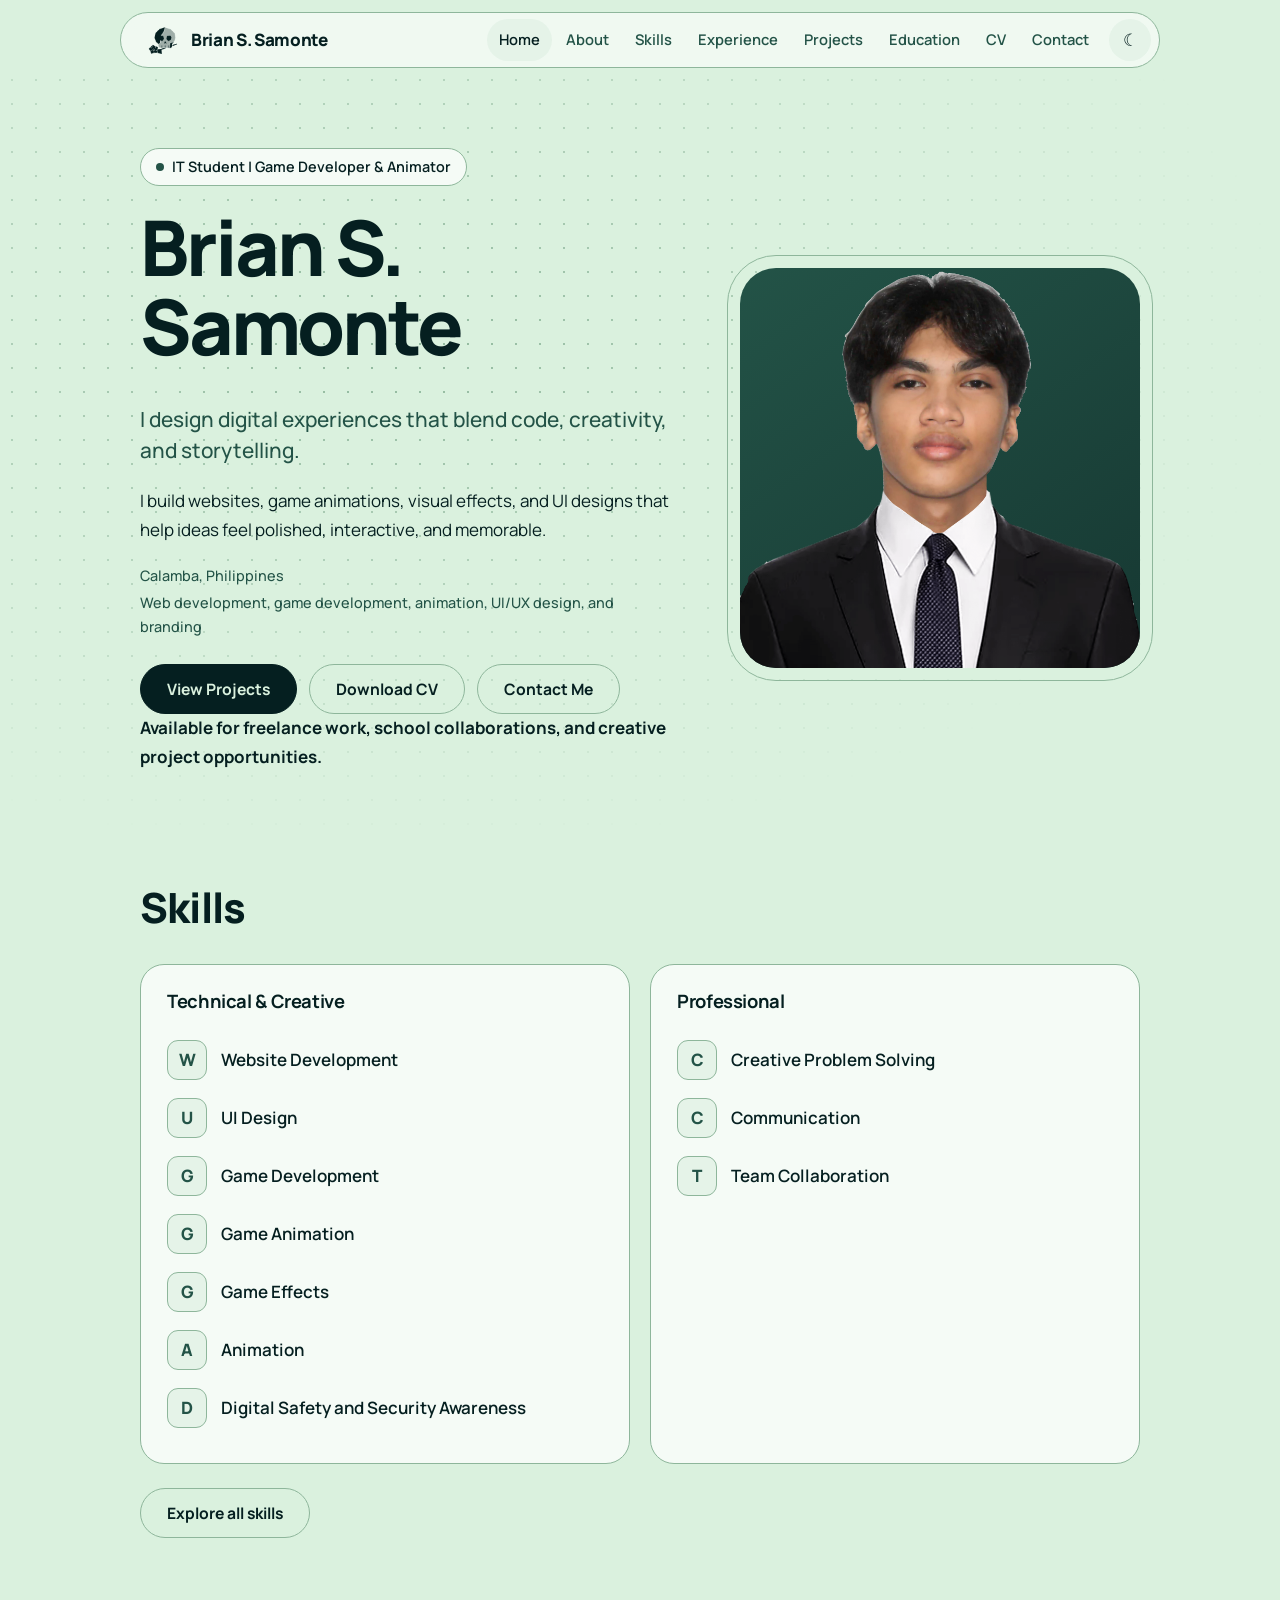
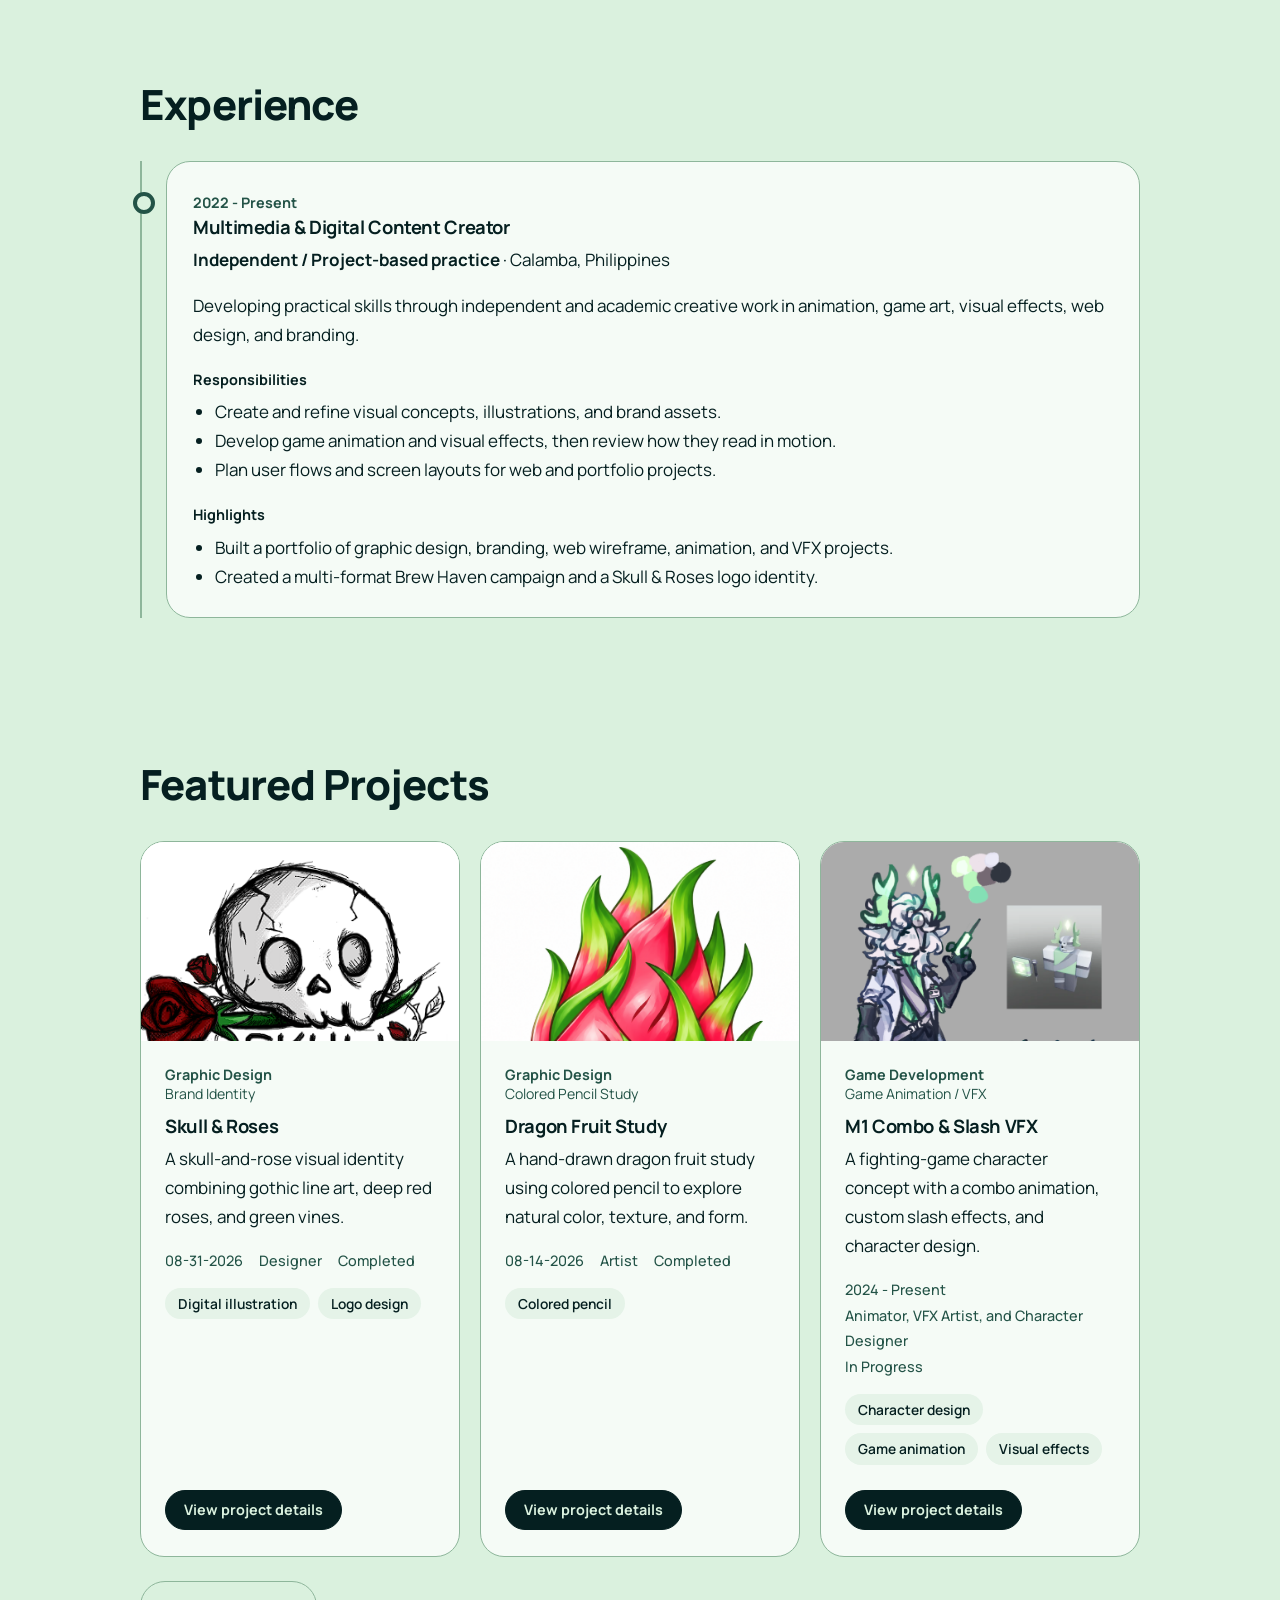
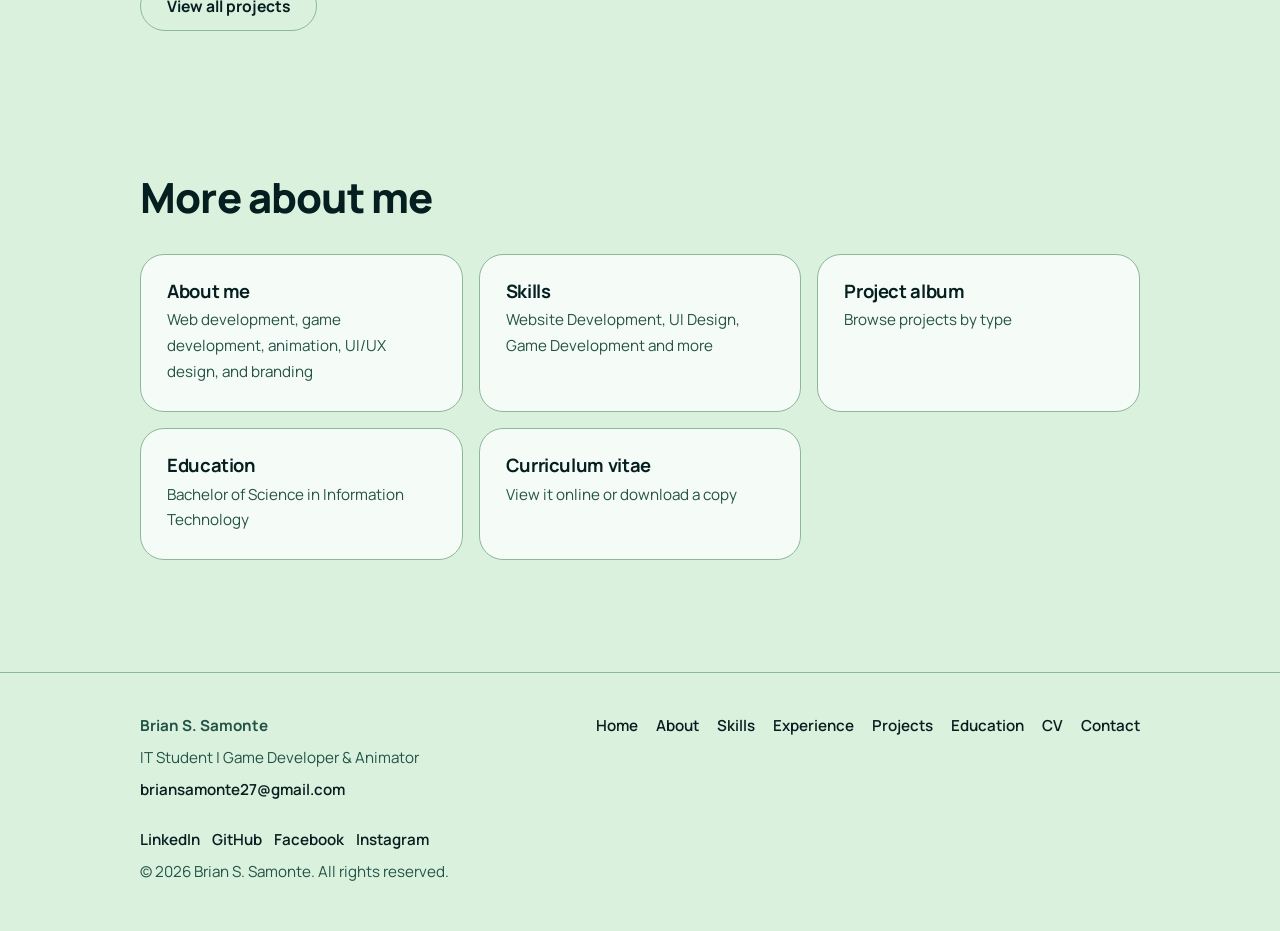
<file: portfolio/index.html>
<!DOCTYPE html>
<html lang="en">
<head>
<meta charset="utf-8">
<meta name="viewport" content="width=device-width, initial-scale=1">
<title>Brian Samonte | Developer and Animator Portfolio</title>
<meta name="description" content="Portfolio of Brian Samonte, an IT student focused on web development, game development, animation and UI design.">
<meta name="keywords" content="Brian Samonte, IT student, web development, game development, animation, visual effects, UI design, graphic design portfolio">
<meta property="og:type" content="website">
<meta property="og:title" content="Brian Samonte | Developer and Animator Portfolio">
<meta property="og:description" content="Explore Brian Samonte's skills, education and CV.">
<link rel="canonical" href="./">
<link rel="preconnect" href="https://fonts.googleapis.com">
<link rel="preconnect" href="https://fonts.gstatic.com" crossorigin>
<link href="https://fonts.googleapis.com/css2?family=Manrope:wght@400;500;600;700;800&display=swap" rel="stylesheet">
<link rel="stylesheet" href="css/style.css?v=20261114">

</head>
<body>
<a class="skip" href="#main">Skip to content</a>
<header class="nav"><div class="wrap bar">
  <a class="brand" href="#home" id="brand"></a>
  <nav id="menu" aria-label="Main menu"></nav>
  <button class="icon" id="theme" aria-label="Switch dark or light mode"></button>
  <button class="icon" id="burger" aria-label="Open menu" aria-expanded="false">&#9776;</button>
</div></header>
<main id="main">
  <div id="home-view"></div>
  <div id="page-view" class="wrap" hidden></div>
</main>
<footer><div class="wrap" id="footer"></div></footer>

<script src="js/data.js?v=20261114"></script>
<script src="js/views.js?v=20261114"></script>
<script src="js/main.js?v=20261114"></script>
</body>
</html>
</file>
<file: portfolio/css/style.css>
:root{--bg:#daf1de;--card:#f5fbf6;--soft:#e5f3e8;--ink:#051f20;--muted:#235347;--accent:#235347;--btn:#051f20;--btn-ink:#daf1de;--line:#8eb69b;color-scheme:light}
:root[data-theme=dark]{--bg:#051f20;--card:#0b2b26;--soft:#163832;--ink:#daf1de;--muted:#8eb69b;--accent:#8eb69b;--btn:#daf1de;--btn-ink:#051f20;--line:#235347;color-scheme:dark}
*{box-sizing:border-box}
html{scroll-behavior:smooth}
body{margin:0;font:17px/1.7 Manrope,system-ui,-apple-system,"Segoe UI",sans-serif;background:var(--bg);color:var(--ink);-webkit-font-smoothing:antialiased}
[hidden]{display:none!important}
.wrap{max-width:1040px;margin:0 auto;padding:0 20px}
section{padding:72px 0;scroll-margin-top:90px}
h1,h2,h3{line-height:1.1;margin:0 0 .5em;letter-spacing:-.02em}
h1{font-size:clamp(2.6rem,7.5vw,4.8rem);font-weight:800;letter-spacing:-.04em;line-height:1.02}
h2{font-size:clamp(1.9rem,4vw,2.6rem);font-weight:800;margin-bottom:.8em}
h3{font-size:1.15rem;font-weight:700}
a{color:var(--accent)}
p{margin:0 0 1em}
:focus-visible{outline:3px solid var(--accent);outline-offset:3px}
.sr{position:absolute;width:1px;height:1px;overflow:hidden;clip:rect(0 0 0 0)}
.skip{position:absolute;left:-999px}.skip:focus{left:8px;top:8px;z-index:20;background:var(--btn);color:var(--btn-ink);padding:8px 14px;border-radius:99px}
.nav{position:sticky;top:0;z-index:10;padding:12px 12px 0}
.bar{display:flex;align-items:center;gap:8px;max-width:1040px;margin:0 auto;padding:6px 8px 6px 22px;min-height:56px;border:1px solid var(--line);border-radius:99px;background:color-mix(in srgb,var(--card) 82%,transparent);backdrop-filter:blur(14px);-webkit-backdrop-filter:blur(14px)}
.brand{display:inline-flex;align-items:center;gap:10px;margin-right:auto;font-weight:800;letter-spacing:-.02em;color:var(--ink);text-decoration:none;white-space:nowrap}
.brand img{width:38px;height:38px;object-fit:contain}
#menu{display:flex;gap:2px}
#menu a{padding:8px 12px;color:var(--muted);text-decoration:none;border-radius:99px;font-size:.92rem;font-weight:600;transition:.2s}
#menu a:hover{background:var(--soft);color:var(--ink)}
.icon{width:42px;height:42px;background:var(--soft);border:0;border-radius:50%;color:var(--ink);font-size:1.05rem;cursor:pointer}
#burger{display:none}
@media(max-width:900px){#burger{display:block}#menu{display:none;position:absolute;top:calc(100% + 8px);left:12px;right:12px;flex-direction:column;background:var(--card);border:1px solid var(--line);border-radius:22px;padding:8px}#menu.open{display:flex}#menu a{padding:13px 16px;font-size:1rem}}
.hero{position:relative;padding:80px 0 56px}
.hero::before{content:"";position:absolute;inset:0;background-image:radial-gradient(var(--line) 1.3px,transparent 1.3px);background-size:24px 24px;-webkit-mask-image:radial-gradient(ellipse at 30% 35%,#000,transparent 72%);mask-image:radial-gradient(ellipse at 30% 35%,#000,transparent 72%)}
.hero-in{position:relative;display:grid;grid-template-columns:1.5fr 1fr;gap:48px;align-items:center}
.hero p{max-width:54ch}
.role{display:inline-flex;align-items:center;gap:8px;padding:6px 15px;border:1px solid var(--line);border-radius:99px;background:var(--card);font-size:.9rem;font-weight:600;margin-bottom:22px}
.role::before{content:"";width:8px;height:8px;border-radius:50%;background:var(--accent)}
.lead{font-size:1.3rem;color:var(--muted);font-weight:500;line-height:1.5}
.photo{width:400px;height:400px;margin:auto;border-radius:36px;overflow:hidden;outline:1px solid var(--line);outline-offset:12px;background:linear-gradient(145deg,var(--accent),#163832);display:grid;place-items:center;font-size:4.5rem;font-weight:800;color:#fff}
.photo img{width:100%;height:100%;object-fit:cover}
@keyframes rise{from{opacity:0;transform:translateY(16px)}}
.hero-in>*{animation:rise .8s cubic-bezier(.2,.7,.2,1) both}.hero-in>:nth-child(2){animation-delay:.15s}
@media(max-width:760px){.hero{padding-top:48px}.hero-in{grid-template-columns:1fr;gap:36px}.photo{order:-1;width:250px;height:250px;font-size:3rem;border-radius:28px}}
.home-skills{padding-top:40px}
.home-skill-grid{display:grid;grid-template-columns:repeat(2,minmax(0,1fr));gap:20px}
.home-skill-card{border-top:4px solid var(--accent)}
.home-skill-card h3{margin-bottom:20px}
.home-skill-card ul{list-style:none;padding:0;margin:0}
.home-skill-card li{display:flex;align-items:center;gap:14px;padding:9px 0;font-weight:600}
.skill-mark{display:grid;place-items:center;flex:0 0 40px;height:40px;border:1px solid var(--line);border-radius:11px;background:var(--soft);color:var(--accent);font-weight:800}
@media(max-width:700px){.home-skill-grid{grid-template-columns:1fr}}
.experience-list{border-left:2px solid var(--line);padding-left:24px}
.experience-card{position:relative}
.experience-card::before{content:"";position:absolute;left:-34px;top:30px;width:14px;height:14px;border:4px solid var(--accent);border-radius:50%;background:var(--bg)}
.experience-card h4{margin:18px 0 6px;font-size:.9rem}
.experience-card ul{margin:0;padding-left:22px}
.project-type-label{margin:-6px 0 10px;color:var(--muted);font-size:.88rem}
.btns{display:flex;flex-wrap:wrap;gap:12px;margin-top:24px}
.btn{display:inline-flex;align-items:center;gap:10px;padding:13px 26px;min-height:46px;background:var(--btn);color:var(--btn-ink);border:1px solid var(--btn);border-radius:99px;font:700 .98rem Manrope,system-ui,sans-serif;text-decoration:none;cursor:pointer;transition:.2s}
.btn:hover{transform:translateY(-2px)}
.btn.ghost{background:transparent;color:var(--ink);border-color:var(--line)}
.btn.ghost:hover{border-color:var(--ink)}
.btn.sm{padding:9px 18px;min-height:40px;font-size:.9rem}
.btn:disabled{opacity:.6;cursor:not-allowed;transform:none}
.grid{display:grid;grid-template-columns:repeat(auto-fill,minmax(290px,1fr));gap:20px}
.card{background:var(--card);border:1px solid var(--line);border-radius:24px;padding:26px;transition:border-color .2s}
.card:hover{border-color:var(--accent)}
.chips{display:flex;flex-wrap:wrap;gap:8px;margin:0 0 1em}
.chips span{padding:4px 13px;border-radius:99px;background:var(--soft);font-size:.86rem;font-weight:600}
.meta{display:flex;flex-wrap:wrap;gap:2px 16px;color:var(--muted);font-size:.9rem;font-weight:500}
.two{display:grid;grid-template-columns:1fr 1fr;gap:48px}
@media(max-width:800px){.two{grid-template-columns:1fr;gap:28px}}
.facts div{display:grid;grid-template-columns:150px 1fr;gap:8px;padding:12px 0;border-bottom:1px solid var(--line)}
.facts dt{font-weight:700;color:var(--muted)}.facts dd{margin:0;font-weight:600}
.social-links{display:flex;flex-wrap:wrap;gap:12px;margin-top:24px}
.social-button{display:inline-flex;align-items:center;gap:10px;padding:11px 16px;border:1px solid var(--line);border-radius:99px;background:var(--card);color:var(--ink);font-weight:700;text-decoration:none;transition:.2s}
.social-button:hover{border-color:var(--accent);color:var(--accent);transform:translateY(-2px)}
.social-button svg{width:20px;height:20px;fill:currentColor}
.social-button:nth-child(2) svg{fill:none;stroke:currentColor;stroke-width:2}
.social-button:nth-child(2) .ig-dot{fill:currentColor;stroke:none}
.tl{list-style:none;margin:0;padding:0 0 0 32px;border-left:2px solid var(--line)}
.tl li{position:relative;margin-bottom:34px}
.tl li::before{content:"";position:absolute;left:-41px;top:4px;width:16px;height:16px;border-radius:50%;background:var(--bg);border:4px solid var(--accent)}
.proj{padding:0;overflow:hidden;display:flex;flex-direction:column}
.thumb{aspect-ratio:16/10;display:grid;place-items:center;background:linear-gradient(135deg,var(--accent),#163832);color:#fff;font-weight:800;font-size:1.25rem;overflow:hidden}
.thumb img{width:100%;height:100%;object-fit:contain;background:var(--soft);transition:transform .5s}
.proj:hover .thumb img{transform:scale(1.05)}
.proj .body{padding:22px 24px 26px;display:flex;flex-direction:column;flex:1}
.proj .btns{margin-top:auto;padding-top:8px}
.tag{color:var(--accent);font-weight:700;font-size:.9rem}
.project-toolbar{display:flex;align-items:end;gap:12px;margin:24px 0 12px}
.project-search{flex:1 1 280px}
.project-type{flex:0 1 260px}
.project-toolbar input,.project-toolbar select{height:54px}
@media(max-width:600px){.project-toolbar{align-items:stretch;flex-direction:column}.project-search,.project-type{flex:auto}}
.detail{max-width:1040px}
.detail-heading{position:relative;padding:0 0 28px;border-bottom:1px solid var(--line)}
.detail-heading .tag{position:absolute;right:0;top:0;padding:7px 12px;border:1px solid var(--line);font-size:.78rem;text-transform:uppercase;letter-spacing:.08em}
.detail-kicker{font-size:.8rem;font-weight:700;letter-spacing:.16em;text-transform:uppercase;color:var(--muted)}
.detail-heading h2{font-size:clamp(2.5rem,7vw,5rem);margin:.1em 0}
.detail-lead{max-width:65ch;color:var(--muted)}
.detail-layout{display:grid;grid-template-columns:minmax(0,1fr) 290px;gap:40px;padding-top:30px}
.detail-content{min-width:0}
.detail-block{padding:0 0 24px;margin:0 0 24px;border-bottom:1px solid var(--line);scroll-margin-top:100px}
.detail-block h3,.detail-sidebar h3{text-transform:uppercase;letter-spacing:.08em;font-size:1rem}
.detail-block p:last-child{margin-bottom:0}
.detail-sidebar{align-self:start;padding:22px;border:1px solid var(--line);background:color-mix(in srgb,var(--card) 55%,transparent)}
.detail-sidebar dl{margin:0 0 18px}
.detail-sidebar dl div{margin:0 0 16px}
.detail-sidebar dt{font-size:.75rem;font-weight:800;letter-spacing:.08em;text-transform:uppercase}
.detail-sidebar dd{margin:2px 0 0;color:var(--muted)}
.detail-sidebar>a:not(.btn){font-weight:700}
@media(max-width:760px){.detail-layout{grid-template-columns:1fr;gap:24px}.detail-sidebar{grid-row:1}.detail-heading .tag{position:static;display:inline-block;margin-bottom:12px}}
.project-album{display:grid;grid-template-columns:repeat(auto-fill,minmax(210px,1fr));gap:14px;margin:16px 0 32px}
.project-album a{display:block;aspect-ratio:4/3;overflow:hidden;border:1px solid var(--line);border-radius:18px;background:var(--soft)}
.project-album img{width:100%;height:100%;object-fit:contain;background:var(--soft);transition:transform .3s}
.project-album a:hover img{transform:scale(1.04)}
.project-videos{display:grid;grid-template-columns:repeat(auto-fit,minmax(240px,1fr));gap:16px;margin:16px 0 32px}
.project-video{margin:0;overflow:hidden;border:1px solid var(--line);border-radius:18px;background:var(--card)}
.project-video video{display:block;width:100%;aspect-ratio:16/9;background:#051f20}
.project-video figcaption{display:flex;flex-direction:column;gap:2px;padding:12px 16px}
.project-video figcaption span{color:var(--muted);font-size:.9rem}
.form{background:var(--card);border:1px solid var(--line);border-radius:28px;padding:32px}
.form h3{font-size:1.7rem;font-weight:800}
.row{display:grid;grid-template-columns:1fr 1fr;gap:16px}
@media(max-width:600px){.row{grid-template-columns:1fr}.form{padding:22px}}
label{display:block;font-weight:700;margin:18px 0 8px;font-size:.92rem}
input,textarea,select{width:100%;padding:14px 16px;background:var(--bg);color:var(--ink);border:1px solid var(--line);border-radius:14px;font:inherit;transition:.2s}
input:focus,textarea:focus,select:focus{border-color:var(--accent);outline:3px solid color-mix(in srgb,var(--accent) 28%,transparent);outline-offset:0}
textarea{min-height:140px;resize:vertical}
.note{font-size:.92rem;color:var(--muted);margin:18px 0 22px}
.hp{position:absolute;left:-9999px}
.btn.send{padding:16px 30px}
footer{border-top:1px solid var(--line);padding:40px 0;margin-top:40px;font-size:.95rem;color:var(--muted)}
footer .wrap{display:flex;flex-wrap:wrap;justify-content:space-between;gap:24px}
footer p{margin:0 0 .4em}
footer a{color:var(--ink);font-weight:600;text-decoration:none}
.flinks{display:flex;flex-wrap:wrap;gap:6px 18px}
@media(prefers-reduced-motion:reduce){html{scroll-behavior:auto}*{transition:none!important;animation:none!important}}
#menu a[aria-current]{background:var(--soft);color:var(--ink)}
.tease{display:grid;grid-template-columns:repeat(auto-fill,minmax(260px,1fr));gap:16px}
.tz{display:block;color:inherit;text-decoration:none}
.tz h3{margin-bottom:.35em;transition:color .2s}
.tz p{margin:0;color:var(--muted);font-size:.95rem}
.tz:hover h3{color:var(--accent)}
.hero .meta{margin-top:20px}
</file>
